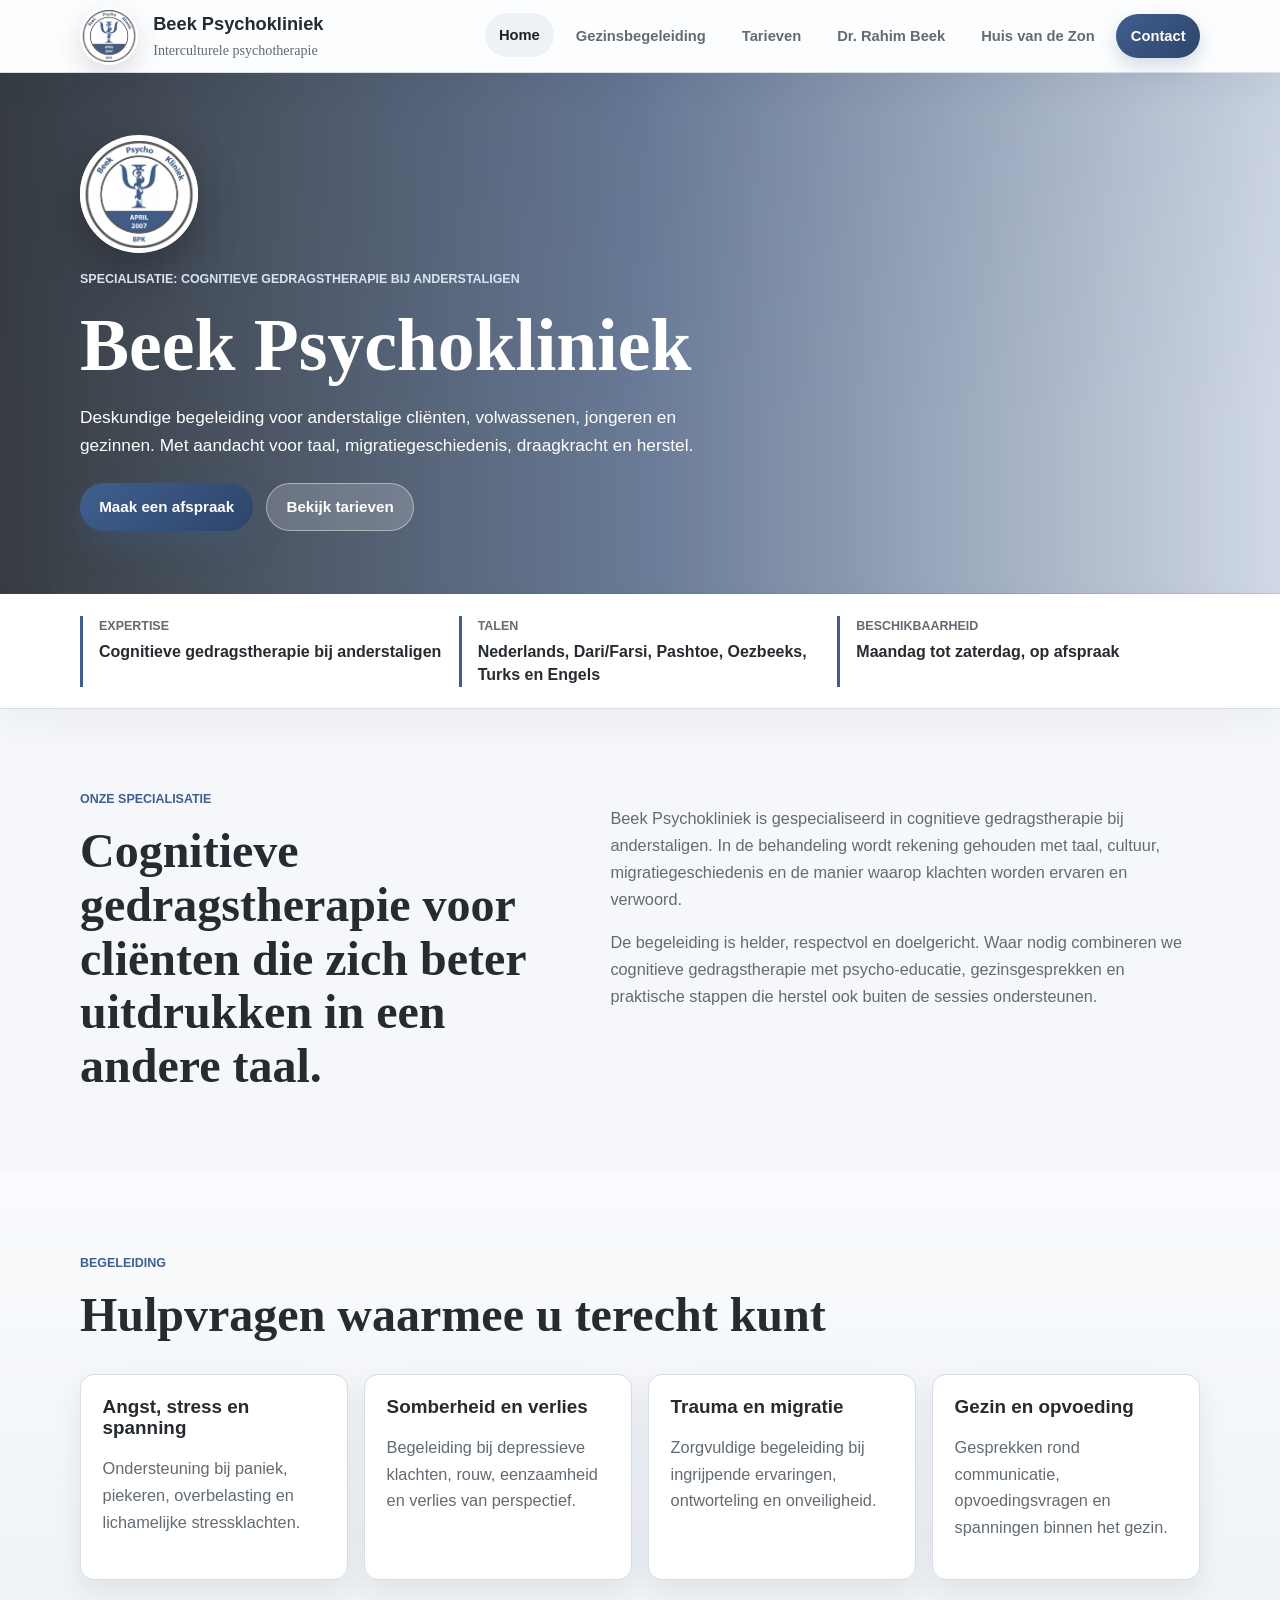
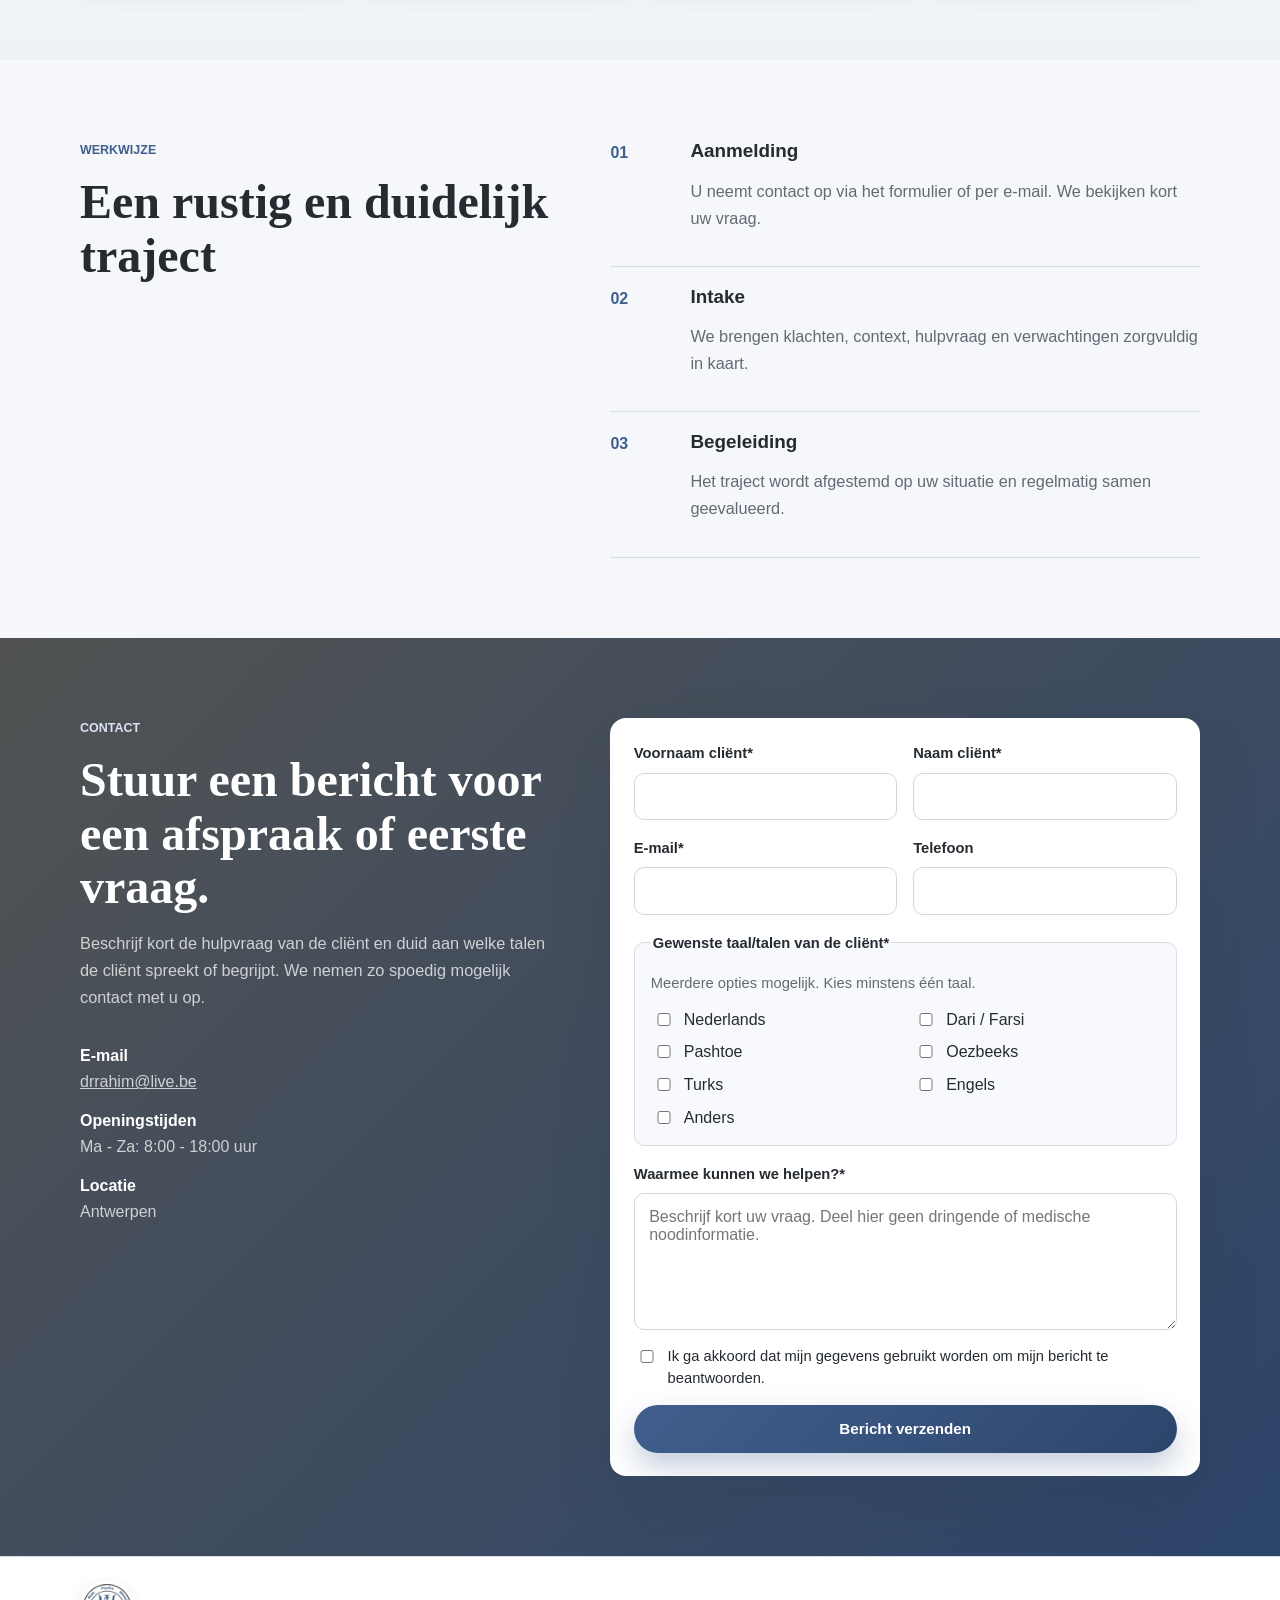
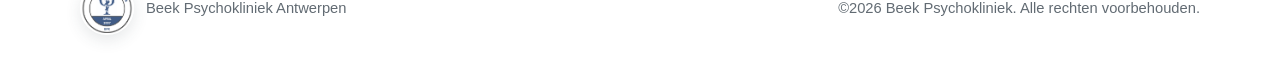
<file: index.html>
<!doctype html>
<html lang="nl">
  <head>
    <meta charset="UTF-8" />
    <meta name="viewport" content="width=device-width, initial-scale=1.0" />
    <title>Beek Psychokliniek | Interculturele psychotherapie in Antwerpen</title>
    <meta
      name="description"
      content="Beek Psychokliniek in Antwerpen is gespecialiseerd in cognitieve gedragstherapie bij anderstaligen en biedt begeleiding voor cliënten en gezinnen in meerdere talen."
    />
    <link rel="canonical" href="https://beekpsychokliniek.com/" />
    <meta property="og:title" content="Beek Psychokliniek | Cognitieve gedragstherapie bij anderstaligen" />
    <meta
      property="og:description"
      content="Interculturele psychotherapie en cognitieve gedragstherapie voor anderstalige cliënten in Antwerpen."
    />
    <meta property="og:type" content="website" />
    <meta property="og:url" content="https://beekpsychokliniek.com/" />
    <meta property="og:image" content="https://beekpsychokliniek.com/assets/bpk-logo.jpg" />
    <meta name="theme-color" content="#405f8e" />
    <link rel="icon" href="assets/bpk-logo.jpg" />
    <link rel="stylesheet" href="styles.css" />
  </head>
  <body>
    <header class="site-header">
      <div class="container topbar">
        <a class="site-title" href="index.html" aria-label="Beek Psychokliniek homepage">
          <img class="brand-logo" src="assets/bpk-logo.jpg" alt="" />
          <span>
            <strong>Beek Psychokliniek</strong>
            <small>Interculturele psychotherapie</small>
          </span>
        </a>

        <button class="menu-toggle" type="button" aria-expanded="false" aria-controls="site-nav">
          Menu
        </button>

        <nav class="site-nav" id="site-nav" aria-label="Hoofdnavigatie">
          <a class="is-active" href="index.html" aria-current="page">Home</a>
          <a href="gezinsbegeleiding.html">Gezinsbegeleiding</a>
          <a href="tarieven.html">Tarieven</a>
          <a href="rahimbeek.html">Dr. Rahim Beek</a>
          <a href="huisvandezon.html">Huis van de Zon</a>
          <a class="nav-cta" href="#contact">Contact</a>
        </nav>
      </div>
    </header>

    <main>
      <section class="hero">
        <div class="hero-overlay">
          <div class="container hero-content">
            <img class="hero-logo" src="assets/bpk-logo.jpg" alt="Beek Psychokliniek logo" />
            <p class="eyebrow">Specialisatie: cognitieve gedragstherapie bij anderstaligen</p>
            <h1>Beek Psychokliniek</h1>
            <p class="hero-lead">
              Deskundige begeleiding voor anderstalige cliënten, volwassenen, jongeren en gezinnen.
              Met aandacht voor taal, migratiegeschiedenis, draagkracht en herstel.
            </p>
            <div class="hero-actions">
              <a class="button button-primary" href="#contact">Maak een afspraak</a>
              <a class="button button-light" href="tarieven.html">Bekijk tarieven</a>
            </div>
          </div>
        </div>
      </section>

      <section class="intro-band" aria-label="Praktijkinformatie">
        <div class="container intro-grid">
          <div>
            <span class="info-label">Expertise</span>
            <strong>Cognitieve gedragstherapie bij anderstaligen</strong>
          </div>
          <div>
            <span class="info-label">Talen</span>
            <strong>Nederlands, Dari/Farsi, Pashtoe, Oezbeeks, Turks en Engels</strong>
          </div>
          <div>
            <span class="info-label">Beschikbaarheid</span>
            <strong>Maandag tot zaterdag, op afspraak</strong>
          </div>
        </div>
      </section>

      <section class="section">
        <div class="container split-layout">
          <div>
            <p class="eyebrow">Onze specialisatie</p>
            <h2>Cognitieve gedragstherapie voor cliënten die zich beter uitdrukken in een andere taal.</h2>
          </div>
          <div class="rich-text">
            <p>
              Beek Psychokliniek is gespecialiseerd in cognitieve gedragstherapie bij
              anderstaligen. In de behandeling wordt rekening gehouden met taal, cultuur,
              migratiegeschiedenis en de manier waarop klachten worden ervaren en verwoord.
            </p>
            <p>
              De begeleiding is helder, respectvol en doelgericht. Waar nodig combineren we
              cognitieve gedragstherapie met psycho-educatie, gezinsgesprekken en praktische
              stappen die herstel ook buiten de sessies ondersteunen.
            </p>
          </div>
        </div>
      </section>

      <section class="section section-muted">
        <div class="container">
          <div class="section-heading">
            <p class="eyebrow">Begeleiding</p>
            <h2>Hulpvragen waarmee u terecht kunt</h2>
          </div>

          <div class="service-grid">
            <article class="service-card">
              <h3>Angst, stress en spanning</h3>
              <p>
                Ondersteuning bij paniek, piekeren, overbelasting en lichamelijke stressklachten.
              </p>
            </article>
            <article class="service-card">
              <h3>Somberheid en verlies</h3>
              <p>
                Begeleiding bij depressieve klachten, rouw, eenzaamheid en verlies van perspectief.
              </p>
            </article>
            <article class="service-card">
              <h3>Trauma en migratie</h3>
              <p>
                Zorgvuldige begeleiding bij ingrijpende ervaringen, ontworteling en onveiligheid.
              </p>
            </article>
            <article class="service-card">
              <h3>Gezin en opvoeding</h3>
              <p>
                Gesprekken rond communicatie, opvoedingsvragen en spanningen binnen het gezin.
              </p>
            </article>
          </div>
        </div>
      </section>

      <section class="section">
        <div class="container process-grid">
          <div class="section-heading">
            <p class="eyebrow">Werkwijze</p>
            <h2>Een rustig en duidelijk traject</h2>
          </div>

          <ol class="steps-list">
            <li>
              <span>01</span>
              <div>
                <h3>Aanmelding</h3>
                <p>U neemt contact op via het formulier of per e-mail. We bekijken kort uw vraag.</p>
              </div>
            </li>
            <li>
              <span>02</span>
              <div>
                <h3>Intake</h3>
                <p>We brengen klachten, context, hulpvraag en verwachtingen zorgvuldig in kaart.</p>
              </div>
            </li>
            <li>
              <span>03</span>
              <div>
                <h3>Begeleiding</h3>
                <p>Het traject wordt afgestemd op uw situatie en regelmatig samen geevalueerd.</p>
              </div>
            </li>
          </ol>
        </div>
      </section>

      <section class="section contact-section" id="contact">
        <div class="container contact-layout">
          <div>
            <p class="eyebrow">Contact</p>
            <h2>Stuur een bericht voor een afspraak of eerste vraag.</h2>
            <p class="contact-intro">
              Beschrijf kort de hulpvraag van de cliënt en duid aan welke talen de cliënt spreekt
              of begrijpt. We nemen zo spoedig mogelijk contact met u op.
            </p>

            <div class="contact-details">
              <p><strong>E-mail</strong><a href="mailto:drrahim@live.be">drrahim@live.be</a></p>
              <p><strong>Openingstijden</strong>Ma - Za: 8:00 - 18:00 uur</p>
              <p><strong>Locatie</strong>Antwerpen</p>
            </div>
          </div>

          <form
            class="contact-form"
            id="contact-form"
            name="contact"
            method="POST"
            action="https://api.web3forms.com/submit"
          >
            <input
              type="hidden"
              name="access_key"
              value="WEB3FORMS_ACCESS_KEY_VOOR_DRRAHIM_LIVE_BE"
            />
            <input type="hidden" name="subject" value="Nieuwe contactaanvraag via Beek Psychokliniek" />
            <input type="hidden" name="from_name" value="Beek Psychokliniek website" />
            <input type="hidden" name="redirect" value="https://beekpsychokliniek.com/bedankt.html" />
            <input type="hidden" name="name" id="web3forms-name" value="" />
            <p class="hidden-field">
              <label>Laat dit veld leeg: <input type="checkbox" name="botcheck" /></label>
            </p>

            <div class="field-grid">
              <label>
                <span>Voornaam cliënt*</span>
                <input type="text" name="voornaam-client" autocomplete="given-name" required />
              </label>

              <label>
                <span>Naam cliënt*</span>
                <input type="text" name="naam-client" autocomplete="family-name" required />
              </label>

              <label>
                <span>E-mail*</span>
                <input type="email" name="email" autocomplete="email" required />
              </label>

              <label>
                <span>Telefoon</span>
                <input type="tel" name="telefoon" autocomplete="tel" />
              </label>
            </div>

            <fieldset class="language-options" aria-describedby="language-help">
              <legend>Gewenste taal/talen van de cliënt*</legend>
              <p id="language-help">Meerdere opties mogelijk. Kies minstens één taal.</p>
              <div class="checkbox-grid">
                <label><input type="checkbox" name="talen-client" value="Nederlands" /> Nederlands</label>
                <label><input type="checkbox" name="talen-client" value="Dari / Farsi" /> Dari / Farsi</label>
                <label><input type="checkbox" name="talen-client" value="Pashtoe" /> Pashtoe</label>
                <label><input type="checkbox" name="talen-client" value="Oezbeeks" /> Oezbeeks</label>
                <label><input type="checkbox" name="talen-client" value="Turks" /> Turks</label>
                <label><input type="checkbox" name="talen-client" value="Engels" /> Engels</label>
                <label><input type="checkbox" name="talen-client" value="Anders" /> Anders</label>
              </div>
            </fieldset>

            <label>
              <span>Waarmee kunnen we helpen?*</span>
              <textarea
                name="message"
                rows="6"
                placeholder="Beschrijf kort uw vraag. Deel hier geen dringende of medische noodinformatie."
                required
              ></textarea>
            </label>

            <label class="consent-field">
              <input type="checkbox" name="privacy-akkoord" required />
              <span>Ik ga akkoord dat mijn gegevens gebruikt worden om mijn bericht te beantwoorden.</span>
            </label>

            <button class="button button-primary" type="submit">Bericht verzenden</button>
            <p class="form-status" role="status" aria-live="polite"></p>
          </form>
        </div>
      </section>
    </main>

    <footer class="site-footer">
      <div class="container footer-inner">
        <div class="footer-brand">
          <img src="assets/bpk-logo.jpg" alt="" />
          <p>Beek Psychokliniek Antwerpen</p>
        </div>
        <p>©2026 Beek Psychokliniek. Alle rechten voorbehouden.</p>
      </div>
    </footer>

    <script src="script.js"></script>
  </body>
</html>
</file>
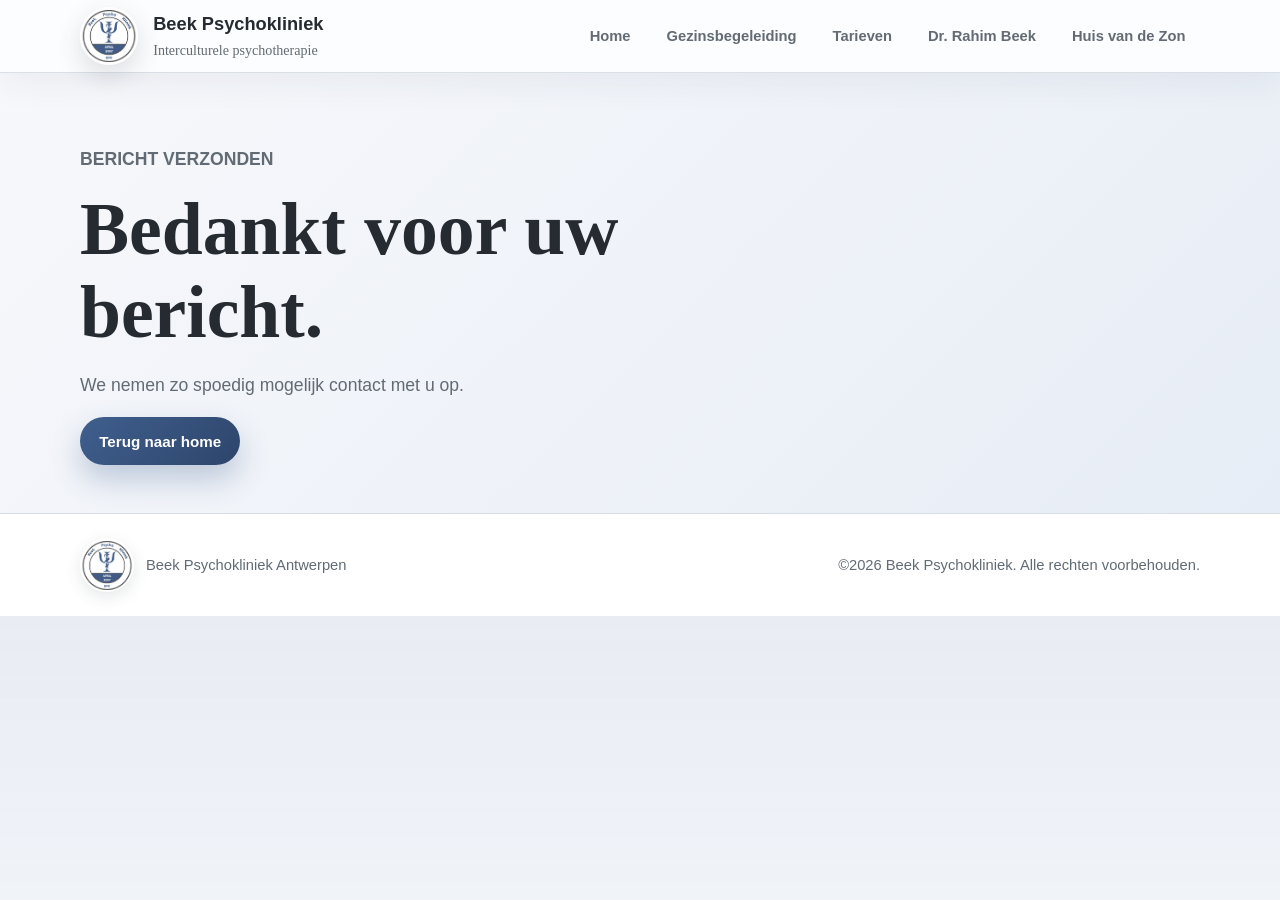
<file: bedankt.html>
<!doctype html>
<html lang="nl">
  <head>
    <meta charset="UTF-8" />
    <meta name="viewport" content="width=device-width, initial-scale=1.0" />
    <title>Bedankt | Beek Psychokliniek</title>
    <meta name="robots" content="noindex" />
    <meta name="theme-color" content="#405f8e" />
    <link rel="icon" href="assets/bpk-logo.jpg" />
    <link rel="stylesheet" href="styles.css" />
  </head>
  <body>
    <header class="site-header">
      <div class="container topbar">
        <a class="site-title" href="index.html" aria-label="Beek Psychokliniek homepage">
          <img class="brand-logo" src="assets/bpk-logo.jpg" alt="" />
          <span>
            <strong>Beek Psychokliniek</strong>
            <small>Interculturele psychotherapie</small>
          </span>
        </a>
        <button class="menu-toggle" type="button" aria-expanded="false" aria-controls="site-nav">
          Menu
        </button>
        <nav class="site-nav" id="site-nav" aria-label="Hoofdnavigatie">
          <a href="index.html">Home</a>
          <a href="gezinsbegeleiding.html">Gezinsbegeleiding</a>
          <a href="tarieven.html">Tarieven</a>
          <a href="rahimbeek.html">Dr. Rahim Beek</a>
          <a href="huisvandezon.html">Huis van de Zon</a>
        </nav>
      </div>
    </header>

    <main class="page-hero">
      <div class="container">
        <p class="eyebrow">Bericht verzonden</p>
        <h1>Bedankt voor uw bericht.</h1>
        <p>We nemen zo spoedig mogelijk contact met u op.</p>
        <a class="button button-primary" href="index.html">Terug naar home</a>
      </div>
    </main>

    <footer class="site-footer">
      <div class="container footer-inner">
        <div class="footer-brand">
          <img src="assets/bpk-logo.jpg" alt="" />
          <p>Beek Psychokliniek Antwerpen</p>
        </div>
        <p>©2026 Beek Psychokliniek. Alle rechten voorbehouden.</p>
      </div>
    </footer>

    <script src="script.js"></script>
  </body>
</html>
</file>
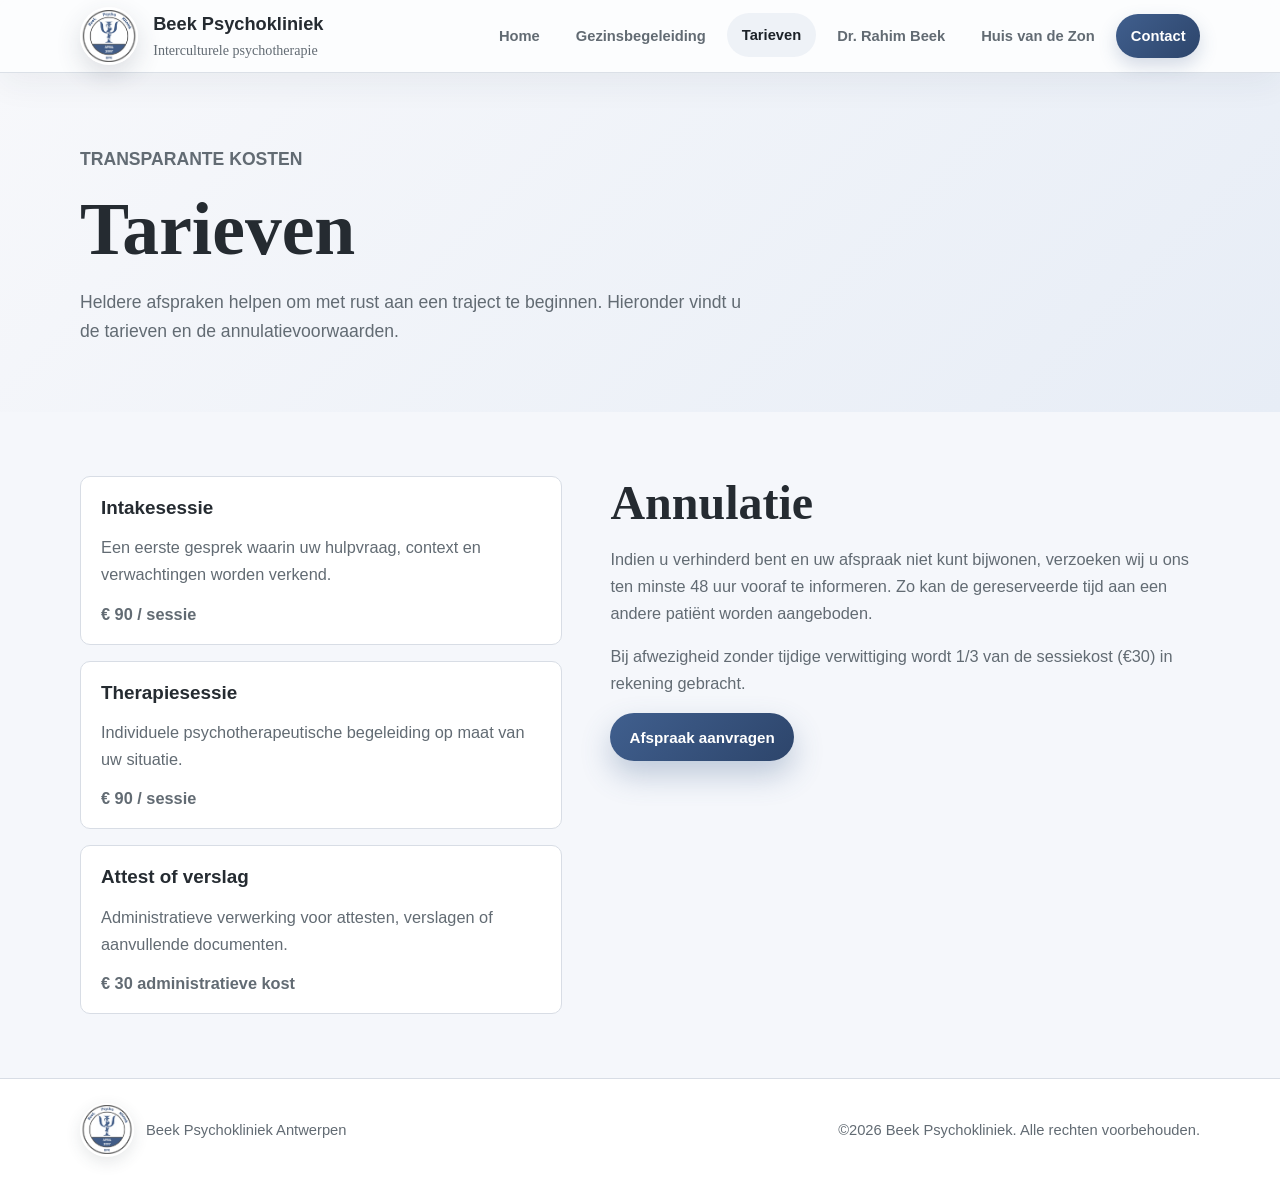
<file: tarieven.html>
<!doctype html>
<html lang="nl">
  <head>
    <meta charset="UTF-8" />
    <meta name="viewport" content="width=device-width, initial-scale=1.0" />
    <title>Tarieven | Beek Psychokliniek</title>
    <meta
      name="description"
      content="Bekijk de tarieven voor intake, therapiesessie en administratieve attesten bij Beek Psychokliniek in Antwerpen."
    />
    <link rel="canonical" href="https://beekpsychokliniek.com/tarieven.html" />
    <meta property="og:title" content="Tarieven | Beek Psychokliniek" />
    <meta property="og:description" content="Heldere tarieven voor intake en therapiesessies bij Beek Psychokliniek." />
    <meta property="og:type" content="website" />
    <meta property="og:url" content="https://beekpsychokliniek.com/tarieven.html" />
    <meta property="og:image" content="https://beekpsychokliniek.com/assets/bpk-logo.jpg" />
    <meta name="theme-color" content="#405f8e" />
    <link rel="icon" href="assets/bpk-logo.jpg" />
    <link rel="stylesheet" href="styles.css" />
  </head>
  <body>
    <header class="site-header">
      <div class="container topbar">
        <a class="site-title" href="index.html" aria-label="Beek Psychokliniek homepage">
          <img class="brand-logo" src="assets/bpk-logo.jpg" alt="" />
          <span>
            <strong>Beek Psychokliniek</strong>
            <small>Interculturele psychotherapie</small>
          </span>
        </a>
        <button class="menu-toggle" type="button" aria-expanded="false" aria-controls="site-nav">
          Menu
        </button>
        <nav class="site-nav" id="site-nav" aria-label="Hoofdnavigatie">
          <a href="index.html">Home</a>
          <a href="gezinsbegeleiding.html">Gezinsbegeleiding</a>
          <a class="is-active" href="tarieven.html" aria-current="page">Tarieven</a>
          <a href="rahimbeek.html">Dr. Rahim Beek</a>
          <a href="huisvandezon.html">Huis van de Zon</a>
          <a class="nav-cta" href="index.html#contact">Contact</a>
        </nav>
      </div>
    </header>

    <main>
      <section class="page-hero">
        <div class="container">
          <p class="eyebrow">Transparante kosten</p>
          <h1>Tarieven</h1>
          <p>
            Heldere afspraken helpen om met rust aan een traject te beginnen. Hieronder vindt u de
            tarieven en de annulatievoorwaarden.
          </p>
        </div>
      </section>

      <section class="page-content">
        <div class="container two-column-page">
          <div class="price-list">
            <section class="price-block">
              <h3>Intakesessie</h3>
              <p>Een eerste gesprek waarin uw hulpvraag, context en verwachtingen worden verkend.</p>
              <p class="price">€ 90 / sessie</p>
            </section>

            <section class="price-block">
              <h3>Therapiesessie</h3>
              <p>Individuele psychotherapeutische begeleiding op maat van uw situatie.</p>
              <p class="price">€ 90 / sessie</p>
            </section>

            <section class="price-block">
              <h3>Attest of verslag</h3>
              <p>Administratieve verwerking voor attesten, verslagen of aanvullende documenten.</p>
              <p class="price">€ 30 administratieve kost</p>
            </section>
          </div>

          <div class="page-text">
            <h2>Annulatie</h2>
            <p>
              Indien u verhinderd bent en uw afspraak niet kunt bijwonen, verzoeken wij u ons ten
              minste 48 uur vooraf te informeren. Zo kan de gereserveerde tijd aan een andere
              patiënt worden aangeboden.
            </p>
            <p>
              Bij afwezigheid zonder tijdige verwittiging wordt 1/3 van de sessiekost (€30) in
              rekening gebracht.
            </p>
            <a class="button button-primary" href="index.html#contact">Afspraak aanvragen</a>
          </div>
        </div>
      </section>
    </main>

    <footer class="site-footer">
      <div class="container footer-inner">
        <div class="footer-brand">
          <img src="assets/bpk-logo.jpg" alt="" />
          <p>Beek Psychokliniek Antwerpen</p>
        </div>
        <p>©2026 Beek Psychokliniek. Alle rechten voorbehouden.</p>
      </div>
    </footer>

    <script src="script.js"></script>
  </body>
</html>
</file>
<file: styles.css>
:root {
  --bg: #f5f7fb;
  --text: #252b31;
  --muted: #626b73;
  --line: #d8dde5;
  --surface: #ffffff;
  --surface-muted: #eef2f7;
  --brand-blue: #405f8e;
  --brand-blue-dark: #2d456b;
  --brand-gray: #515352;
  --ink: #1c2228;
  --shadow: 0 22px 60px rgba(38, 51, 67, 0.14);
  --shadow-soft: 0 10px 28px rgba(38, 51, 67, 0.09);
  --container: 1120px;
  --radius: 10px;
}

* {
  box-sizing: border-box;
}

html {
  scroll-behavior: smooth;
}

body {
  margin: 0;
  font-family: Georgia, "Times New Roman", serif;
  color: var(--text);
  background:
    linear-gradient(180deg, rgba(64, 95, 142, 0.07), transparent 420px),
    var(--bg);
  line-height: 1.65;
}

img {
  display: block;
  max-width: 100%;
}

a {
  color: inherit;
}

.container {
  width: min(calc(100% - 2rem), var(--container));
  margin: 0 auto;
}

.site-header {
  position: sticky;
  top: 0;
  z-index: 20;
  border-bottom: 1px solid rgba(216, 221, 229, 0.9);
  background: rgba(255, 255, 255, 0.86);
  backdrop-filter: blur(22px);
  box-shadow: 0 10px 34px rgba(38, 51, 67, 0.06);
}

.topbar {
  display: flex;
  align-items: center;
  justify-content: space-between;
  gap: 1rem;
  min-height: 72px;
}

.site-title {
  display: inline-flex;
  align-items: center;
  gap: 0.95rem;
  text-decoration: none;
}

.brand-logo {
  width: 58px;
  height: 58px;
  border-radius: 50%;
  object-fit: contain;
  background: #fff;
  box-shadow: 0 10px 26px rgba(47, 62, 78, 0.16);
}

.site-title strong,
.site-title small {
  display: block;
}

.site-title strong {
  font-family: Arial, Helvetica, sans-serif;
  font-size: 1.14rem;
  letter-spacing: 0;
}

.site-title small {
  color: var(--muted);
  font-size: 0.88rem;
}

.site-nav {
  display: flex;
  align-items: center;
  flex-wrap: wrap;
  justify-content: flex-end;
  gap: 0.45rem;
}

.site-nav a {
  border-radius: 999px;
  padding: 0.62rem 0.9rem;
  color: var(--muted);
  text-decoration: none;
  font-family: Arial, Helvetica, sans-serif;
  font-size: 0.92rem;
  font-weight: 700;
  transition: color 160ms ease, background 160ms ease, transform 160ms ease;
}

.site-nav a.is-active,
.site-nav a:hover,
.site-nav a:focus-visible {
  color: var(--ink);
  background: var(--surface-muted);
  transform: translateY(-1px);
}

.site-nav .nav-cta {
  color: #fff;
  background: linear-gradient(135deg, var(--brand-blue), var(--brand-blue-dark));
  box-shadow: 0 8px 18px rgba(64, 95, 142, 0.22);
}

.menu-toggle {
  display: none;
  border: 1px solid var(--line);
  border-radius: 999px;
  background: var(--surface);
  padding: 0.65rem 1rem;
  color: var(--ink);
  font: 700 0.95rem Arial, Helvetica, sans-serif;
}

.hero {
  min-height: 520px;
  background:
    linear-gradient(90deg, rgba(28, 34, 40, 0.88), rgba(45, 69, 107, 0.7), rgba(64, 95, 142, 0.2)),
    url("https://static.wixstatic.com/media/cc33194e92ac493c81a5d60306500ac3.jpg/v1/fill/w_1600,h_1000,al_c,q_85,enc_avif,quality_auto/cc33194e92ac493c81a5d60306500ac3.jpg")
      center / cover;
  border-bottom: 1px solid rgba(64, 95, 142, 0.16);
}

.hero-overlay {
  display: flex;
  align-items: center;
  min-height: inherit;
  padding: 3rem 0 3rem;
}

.hero-content {
  color: #fff;
}

.hero-logo {
  width: 118px;
  height: 118px;
  margin-bottom: 1rem;
  border-radius: 50%;
  object-fit: contain;
  background: #fff;
  box-shadow: 0 18px 46px rgba(0, 0, 0, 0.28);
}

.eyebrow {
  margin: 0 0 0.9rem;
  color: var(--brand-blue);
  font-family: Arial, Helvetica, sans-serif;
  font-size: 0.78rem;
  font-weight: 800;
  letter-spacing: 0;
  text-transform: uppercase;
}

.hero .eyebrow {
  color: #d8e3f4;
}

h1,
h2,
h3 {
  margin: 0;
  line-height: 1.12;
  letter-spacing: 0;
}

h1 {
  max-width: 760px;
  font-size: 4.6rem;
}

h2 {
  max-width: 760px;
  font-size: 3rem;
}

h3 {
  font-family: Arial, Helvetica, sans-serif;
  font-size: 1.18rem;
}

.hero-lead {
  max-width: 650px;
  margin: 1rem 0 0;
  font-family: Arial, Helvetica, sans-serif;
  font-size: 1.08rem;
  line-height: 1.65;
}

.hero-actions {
  display: flex;
  flex-wrap: wrap;
  gap: 0.8rem;
  margin-top: 1.45rem;
}

.button {
  display: inline-flex;
  align-items: center;
  justify-content: center;
  min-height: 48px;
  border: 0;
  border-radius: 999px;
  padding: 0.85rem 1.2rem;
  font: 800 0.95rem Arial, Helvetica, sans-serif;
  text-decoration: none;
  cursor: pointer;
  transition: transform 160ms ease, box-shadow 160ms ease, background 160ms ease;
}

.button:hover,
.button:focus-visible {
  transform: translateY(-1px);
}

.button-primary {
  color: #fff;
  background: linear-gradient(135deg, var(--brand-blue), var(--brand-blue-dark));
  box-shadow: 0 14px 30px rgba(64, 95, 142, 0.3);
}

.button-light {
  color: #fff;
  background: rgba(255, 255, 255, 0.18);
  border: 1px solid rgba(255, 255, 255, 0.42);
}

.intro-band {
  border-bottom: 1px solid var(--line);
  background: var(--surface);
  box-shadow: 0 14px 34px rgba(38, 51, 67, 0.05);
}

.intro-grid {
  display: grid;
  grid-template-columns: repeat(3, minmax(0, 1fr));
  gap: 1rem;
  padding: 1.35rem 0;
}

.intro-grid div {
  border-left: 3px solid var(--brand-blue);
  padding-left: 1rem;
}

.info-label {
  display: block;
  color: var(--muted);
  font-family: Arial, Helvetica, sans-serif;
  font-size: 0.78rem;
  font-weight: 800;
  text-transform: uppercase;
}

.intro-grid strong {
  display: block;
  margin-top: 0.25rem;
  font-family: Arial, Helvetica, sans-serif;
  line-height: 1.45;
}

.section {
  padding: 5rem 0;
}

.section-muted {
  background:
    linear-gradient(180deg, rgba(255, 255, 255, 0.7), rgba(238, 242, 247, 0.94)),
    var(--surface-muted);
}

.split-layout,
.process-grid,
.contact-layout,
.two-column-page {
  display: grid;
  grid-template-columns: minmax(0, 0.9fr) minmax(0, 1.1fr);
  gap: 3rem;
  align-items: start;
}

.rich-text p,
.service-card p,
.steps-list p,
.contact-intro,
.page-text p,
.price-block p {
  color: var(--muted);
  font-family: Arial, Helvetica, sans-serif;
  font-size: 1.02rem;
}

.section-heading {
  margin-bottom: 2rem;
}

.service-grid {
  display: grid;
  grid-template-columns: repeat(4, minmax(0, 1fr));
  gap: 1rem;
}

.service-card {
  border: 1px solid var(--line);
  border-radius: 14px;
  padding: 1.35rem;
  background: var(--surface);
  box-shadow: var(--shadow-soft);
  transition: transform 160ms ease, box-shadow 160ms ease, border-color 160ms ease;
}

.service-card:hover {
  border-color: rgba(64, 95, 142, 0.28);
  box-shadow: 0 18px 42px rgba(38, 51, 67, 0.13);
  transform: translateY(-2px);
}

.service-card h3 {
  margin-bottom: 0.8rem;
}

.steps-list {
  display: grid;
  gap: 1.15rem;
  margin: 0;
  padding: 0;
  list-style: none;
}

.steps-list li {
  display: grid;
  grid-template-columns: 64px minmax(0, 1fr);
  gap: 1rem;
  border-bottom: 1px solid var(--line);
  padding-bottom: 1.15rem;
}

.steps-list span {
  color: var(--brand-blue);
  font-family: Arial, Helvetica, sans-serif;
  font-weight: 900;
}

.contact-section {
  background: linear-gradient(135deg, var(--brand-gray), var(--brand-blue-dark));
  color: #fff;
}

.contact-section .eyebrow {
  color: #d8e3f4;
}

.contact-section h2 {
  color: #fff;
}

.contact-intro,
.contact-details {
  max-width: 520px;
  color: rgba(255, 255, 255, 0.74);
  font-family: Arial, Helvetica, sans-serif;
}

.contact-details {
  display: grid;
  gap: 0.75rem;
  margin-top: 2rem;
}

.contact-details p {
  margin: 0;
}

.contact-details strong {
  display: block;
  color: #fff;
}

.contact-form {
  display: grid;
  gap: 1rem;
  border: 1px solid rgba(255, 255, 255, 0.22);
  border-radius: 16px;
  padding: 1.4rem;
  background: var(--surface);
  color: var(--text);
  box-shadow: var(--shadow);
}

.field-grid {
  display: grid;
  grid-template-columns: repeat(2, minmax(0, 1fr));
  gap: 1rem;
}

label {
  display: grid;
  gap: 0.45rem;
}

fieldset {
  margin: 0;
  border: 1px solid var(--line);
  border-radius: var(--radius);
  padding: 1rem;
}

label span,
legend {
  font-family: Arial, Helvetica, sans-serif;
  font-size: 0.92rem;
  font-weight: 800;
}

input,
select,
textarea {
  width: 100%;
  border: 1px solid #cfdad5;
  border-radius: 10px;
  padding: 0.85rem 0.9rem;
  color: var(--text);
  background: #fff;
  font: 1rem Arial, Helvetica, sans-serif;
}

input:focus,
select:focus,
textarea:focus {
  border-color: var(--brand-blue);
  outline: 3px solid rgba(64, 95, 142, 0.17);
}

textarea {
  resize: vertical;
}

.language-options {
  display: grid;
  gap: 0.85rem;
  background: #f7f9fc;
}

.language-options.has-error {
  border-color: #b64747;
  box-shadow: 0 0 0 3px rgba(182, 71, 71, 0.13);
}

.language-options p {
  margin: 0;
  color: var(--muted);
  font-family: Arial, Helvetica, sans-serif;
  font-size: 0.92rem;
}

.checkbox-grid {
  display: grid;
  grid-template-columns: repeat(2, minmax(0, 1fr));
  gap: 0.7rem 1rem;
}

.checkbox-grid label {
  display: flex;
  align-items: flex-start;
  gap: 0.5rem;
  min-width: 0;
  font-family: Arial, Helvetica, sans-serif;
  line-height: 1.35;
  overflow-wrap: anywhere;
}

.checkbox-grid input {
  flex: 0 0 18px;
  width: auto;
  min-width: 18px;
  margin-top: 0.25rem;
}

.consent-field {
  display: flex;
  align-items: flex-start;
  gap: 0.55rem;
  min-width: 0;
  font-family: Arial, Helvetica, sans-serif;
  line-height: 1.45;
  overflow-wrap: anywhere;
}

.consent-field input {
  flex: 0 0 18px;
  width: auto;
  min-width: 18px;
  margin-top: 0.25rem;
}

.consent-field span {
  font-weight: 400;
}

.hidden-field {
  display: none;
}

.form-status {
  display: none;
  margin: 0;
  border: 1px solid rgba(64, 95, 142, 0.2);
  border-radius: 10px;
  padding: 0.9rem 1rem;
  color: var(--brand-blue-dark);
  background: #eef4ff;
  font-family: Arial, Helvetica, sans-serif;
  font-weight: 700;
}

.form-status.is-visible {
  display: block;
}

.form-status.is-error {
  border-color: rgba(182, 71, 71, 0.25);
  color: #893737;
  background: #fff1f1;
}

.form-status.is-success {
  border-color: rgba(64, 95, 142, 0.2);
  color: var(--brand-blue-dark);
  background: #eef4ff;
}

.page-hero {
  padding: 4.5rem 0 3rem;
  background: linear-gradient(135deg, #f7f8fb, #e7edf6);
}

.page-hero p {
  max-width: 680px;
  color: var(--muted);
  font-family: Arial, Helvetica, sans-serif;
  font-size: 1.1rem;
}

.page-content {
  padding: 4rem 0;
}

.page-image {
  border-radius: var(--radius);
  box-shadow: var(--shadow);
}

.page-text {
  max-width: 720px;
}

.price-list {
  display: grid;
  gap: 1rem;
}

.price-block {
  border: 1px solid var(--line);
  border-radius: var(--radius);
  padding: 1.25rem;
  background: var(--surface);
}

.price {
  margin: 0.5rem 0 0;
  color: var(--brand-blue);
  font: 900 1.4rem Arial, Helvetica, sans-serif;
}

.site-footer {
  border-top: 1px solid var(--line);
  padding: 1.5rem 0;
  background: #fff;
}

.footer-inner {
  display: flex;
  align-items: center;
  justify-content: space-between;
  gap: 1rem;
  color: var(--muted);
  font-family: Arial, Helvetica, sans-serif;
  font-size: 0.92rem;
}

.footer-inner p {
  margin: 0;
}

.footer-brand {
  display: inline-flex;
  align-items: center;
  gap: 0.75rem;
}

.footer-brand img {
  width: 54px;
  height: 54px;
  border-radius: 50%;
  object-fit: contain;
  background: #fff;
  box-shadow: 0 5px 16px rgba(47, 62, 78, 0.12);
}

@media (max-width: 980px) {
  .menu-toggle {
    display: inline-flex;
  }

  .topbar {
    display: grid;
    grid-template-columns: 1fr auto;
    min-height: 68px;
  }

  .site-nav {
    display: none;
    grid-column: 1 / -1;
    justify-content: start;
    padding-bottom: 1rem;
  }

  .site-nav.is-open {
    display: flex;
  }

  .intro-grid,
  .split-layout,
  .process-grid,
  .contact-layout,
  .two-column-page,
  .service-grid {
    grid-template-columns: 1fr;
  }

  .hero {
    min-height: 500px;
  }

  h1 {
    font-size: 3.8rem;
  }

  h2 {
    font-size: 2.55rem;
  }
}

@media (max-width: 640px) {
  .container {
    width: min(calc(100% - 1.25rem), var(--container));
  }

  .topbar {
    gap: 0.75rem;
  }

  .hero {
    min-height: 470px;
  }

  .hero-overlay {
    padding: 2.8rem 0 2.8rem;
  }

  .brand-logo {
    width: 52px;
    height: 52px;
  }

  .site-title strong {
    font-size: 1rem;
  }

  .site-title small {
    font-size: 0.82rem;
  }

  .hero-logo {
    width: 104px;
    height: 104px;
  }

  h1 {
    font-size: 2.75rem;
  }

  h2 {
    font-size: 2.05rem;
  }

  .section {
    padding: 3.6rem 0;
  }

  .contact-form {
    padding: 1rem;
    border-radius: 14px;
  }

  fieldset {
    padding: 0.9rem;
  }

  .hero-actions,
  .field-grid,
  .checkbox-grid,
  .footer-inner {
    display: grid;
    grid-template-columns: 1fr;
  }

  .button {
    width: 100%;
  }

  .steps-list li {
    grid-template-columns: 1fr;
  }

  .checkbox-grid label,
  .consent-field {
    font-size: 0.95rem;
  }
}
</file>
